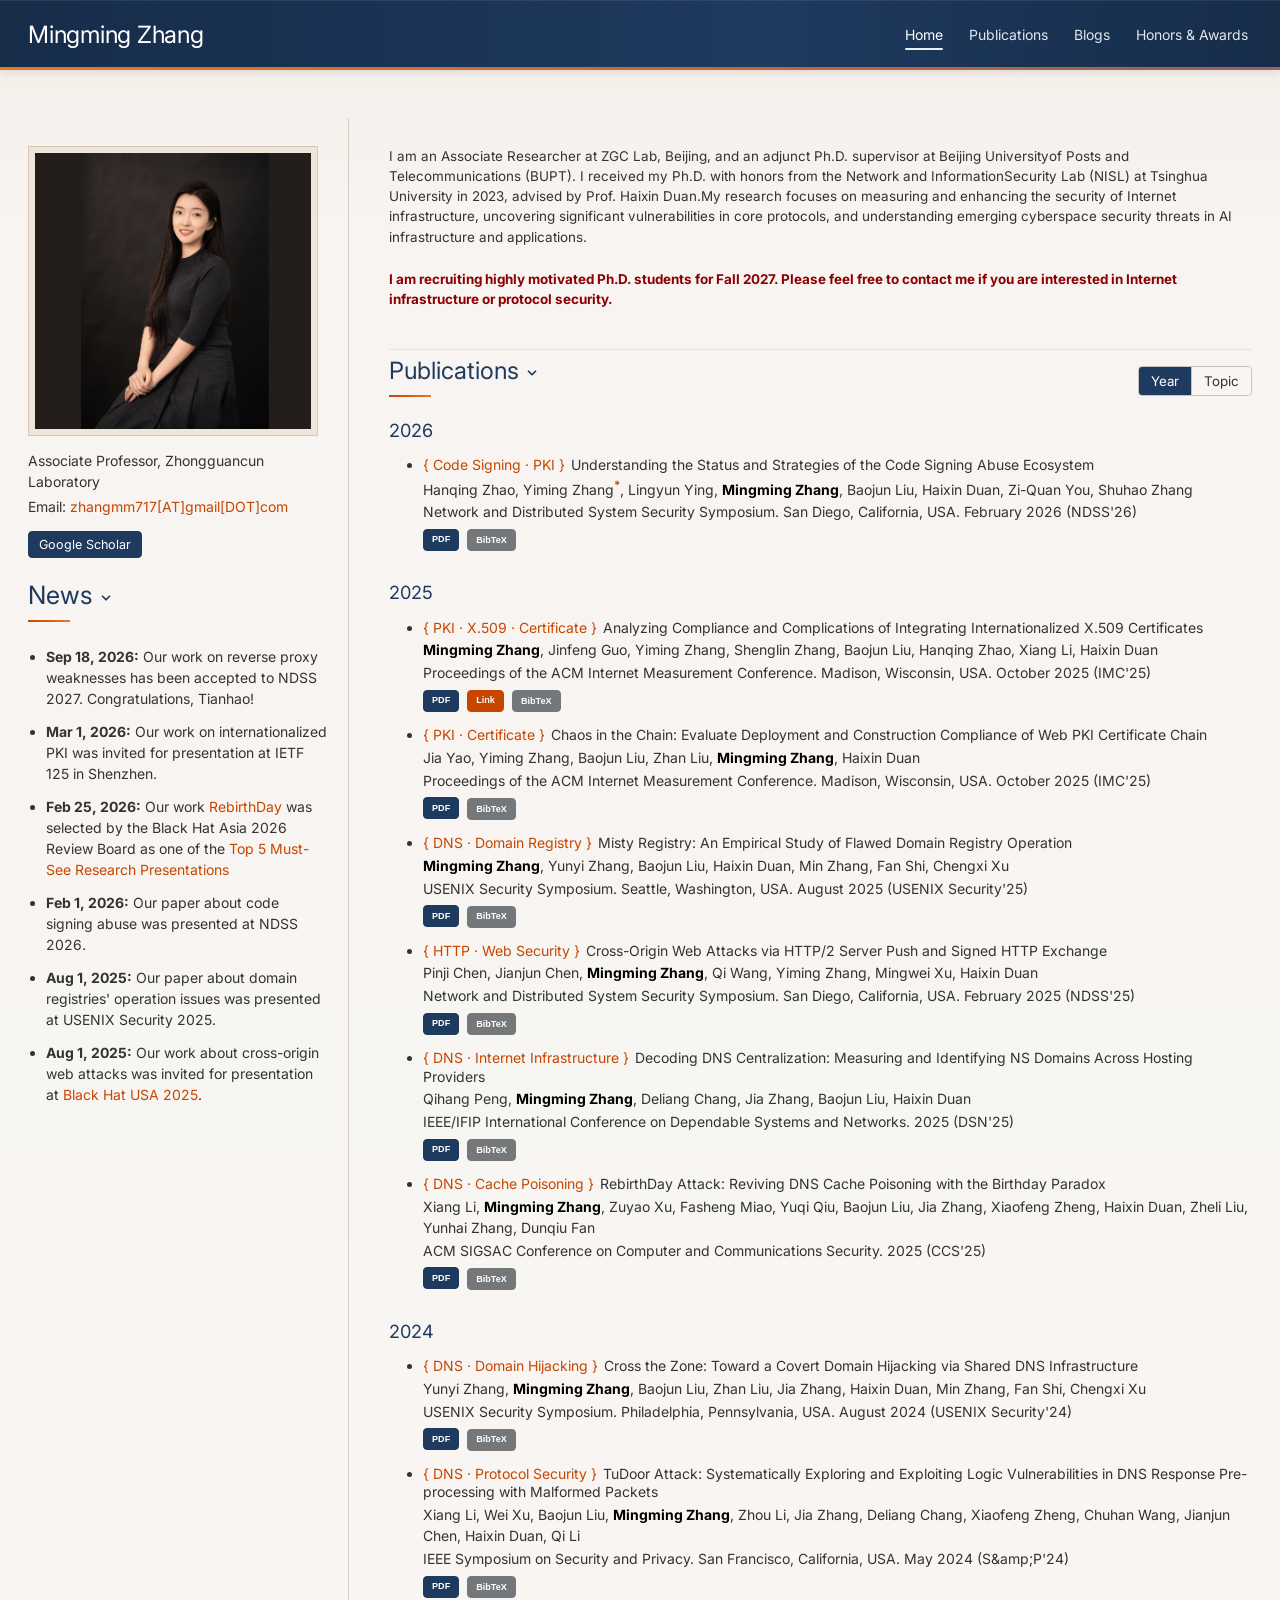
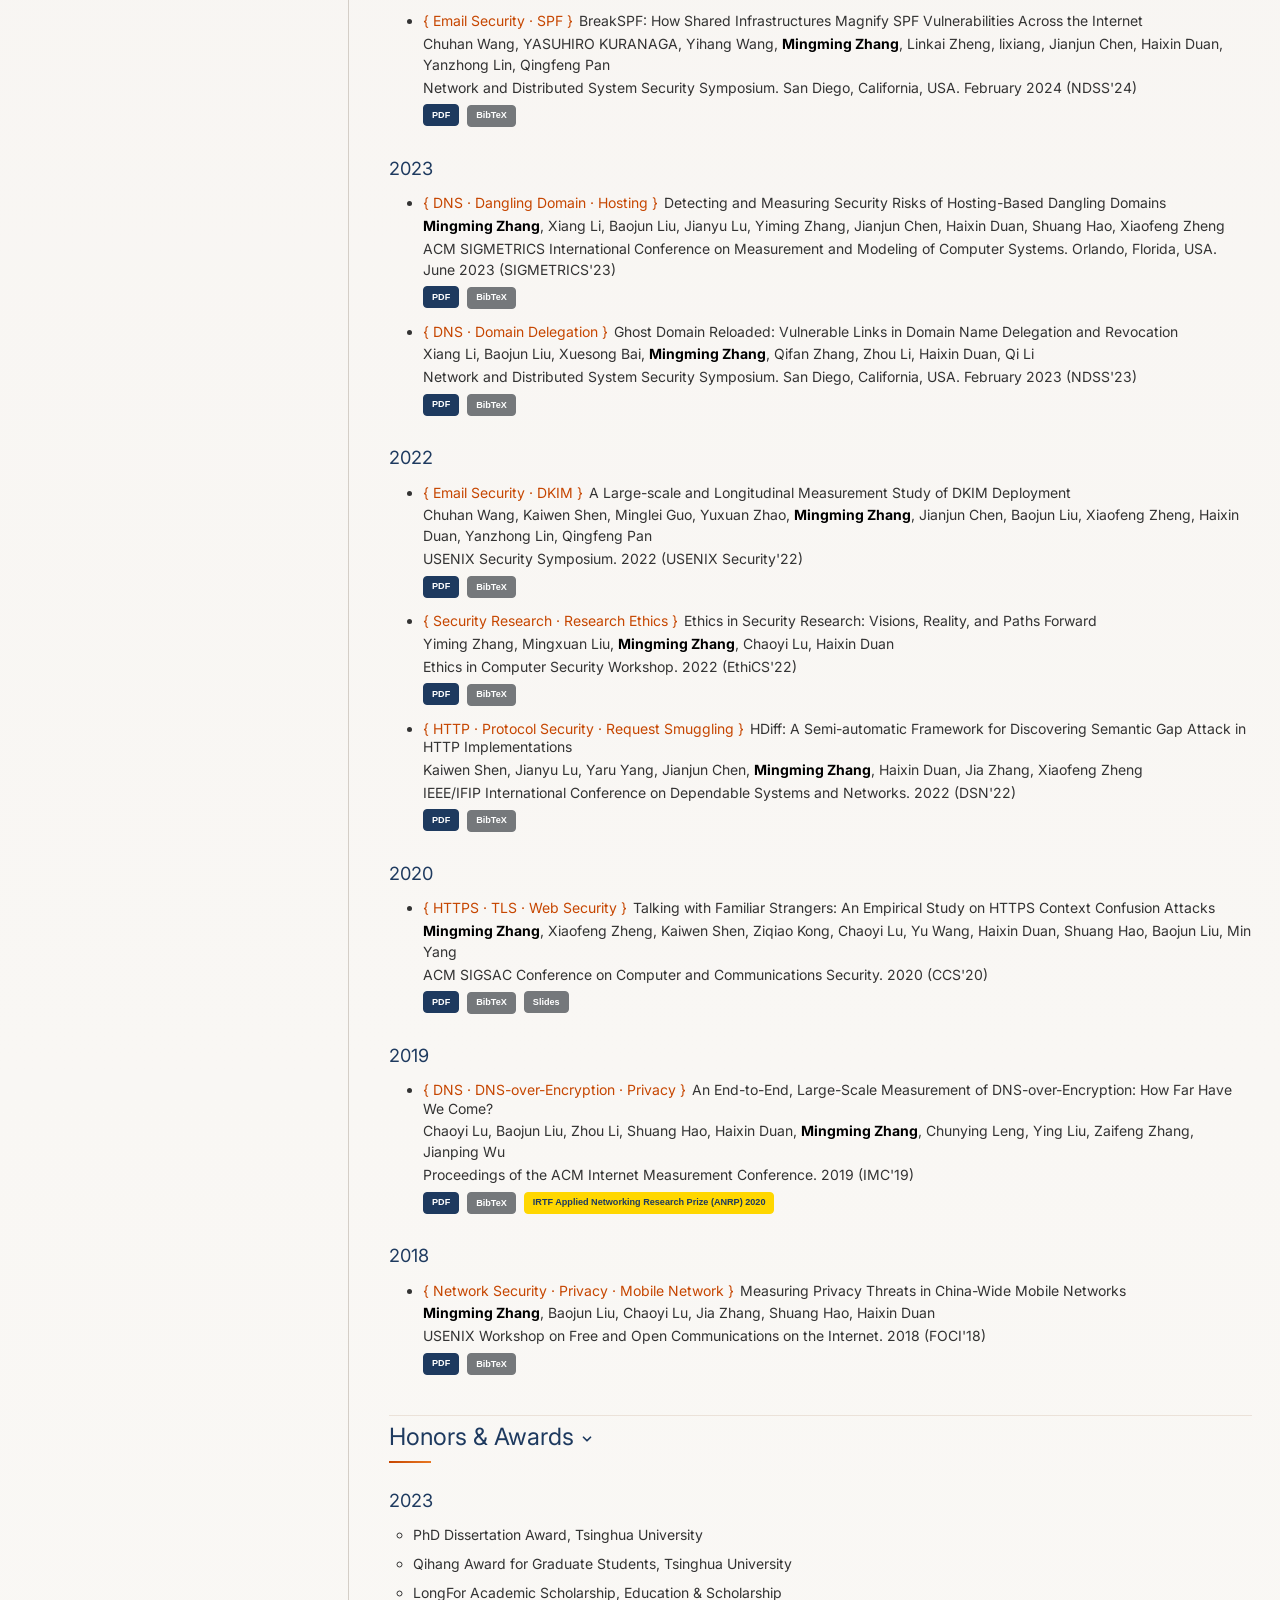
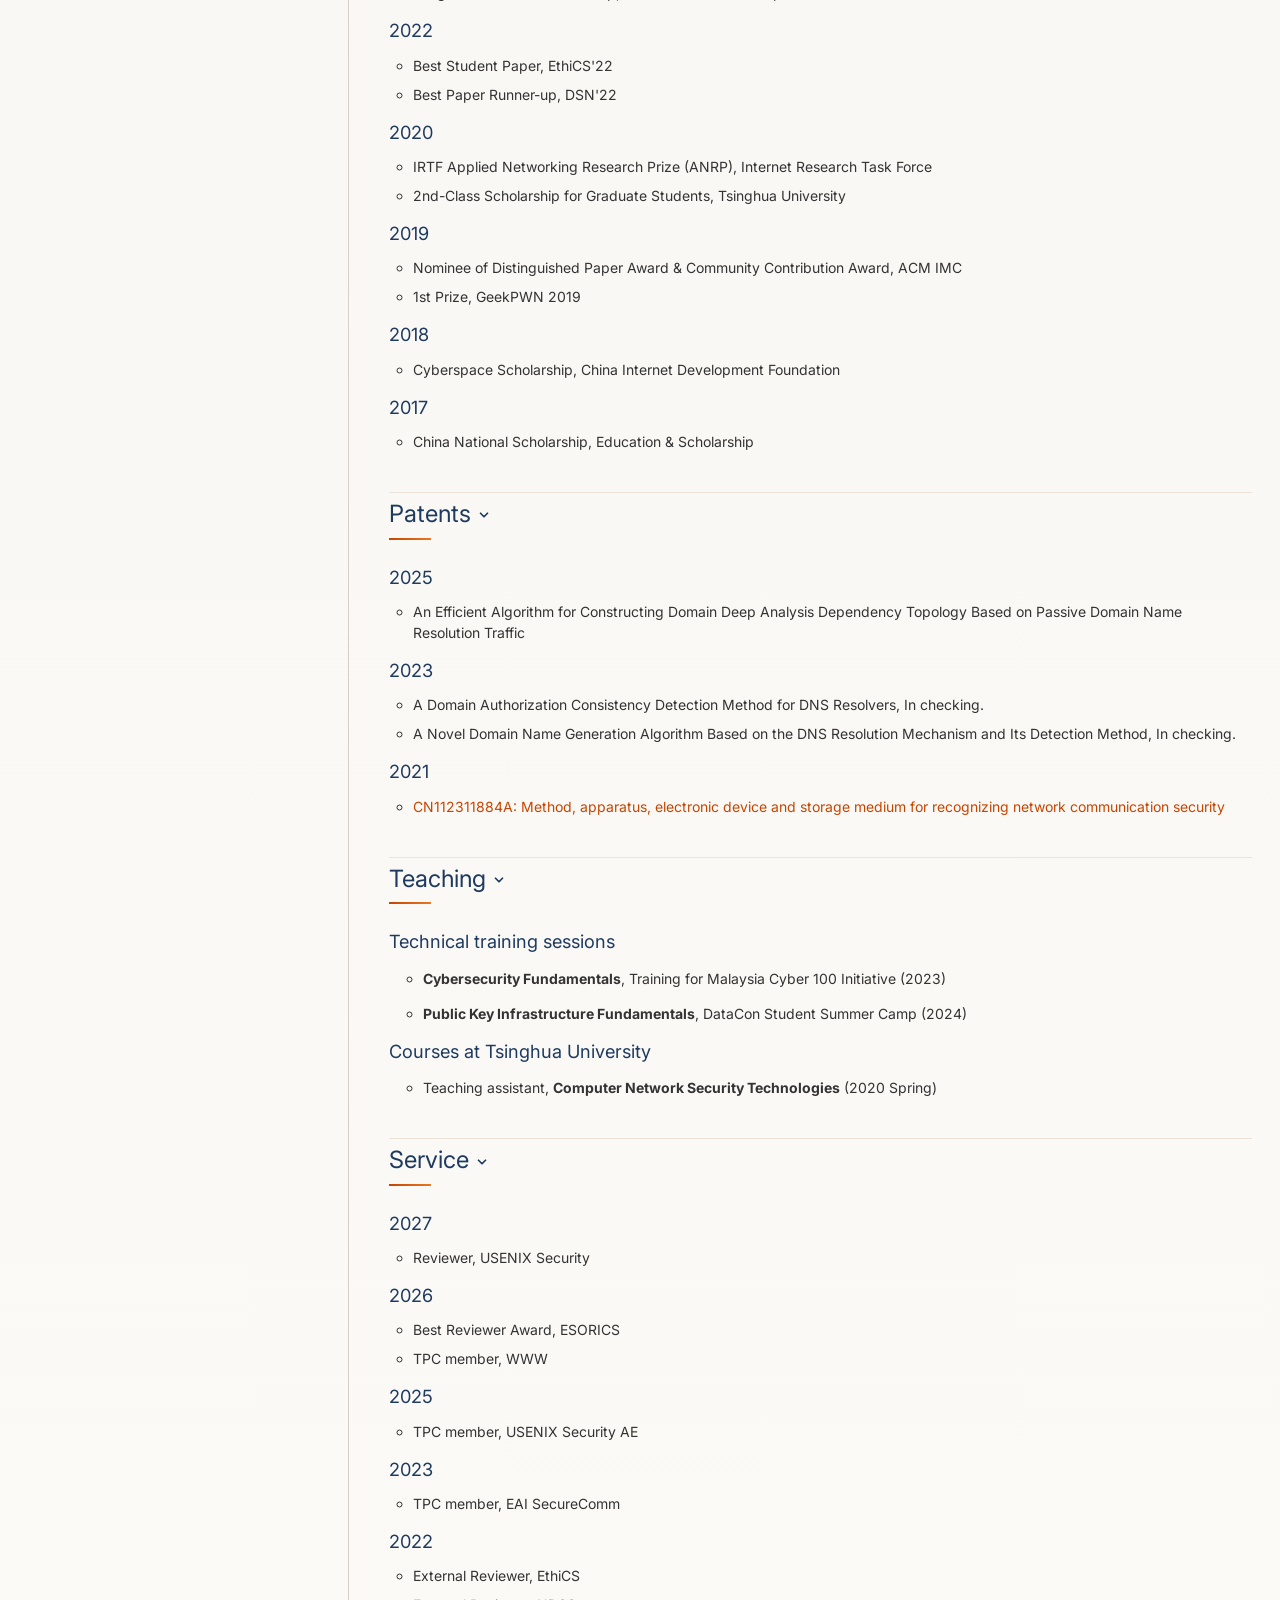
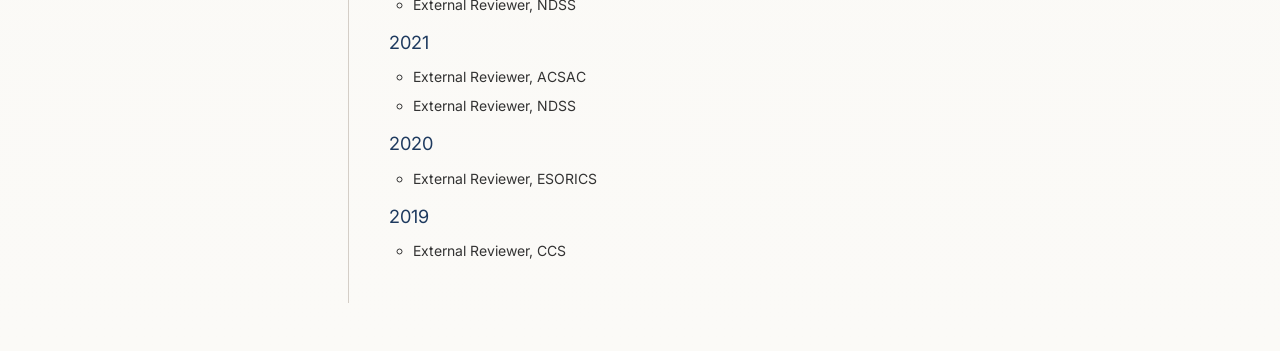
<file: index.html>
<!doctype html>
<html lang="en">

<head>
  <meta charset="utf-8">
  <meta name="viewport" content="width=device-width, initial-scale=1">
  <title>Your Name</title>
  <meta name="description" content="Personal academic homepage.">
  <link rel="preconnect" href="https://fonts.googleapis.com">
  <link rel="preconnect" href="https://fonts.gstatic.com" crossorigin>
  <link href="https://fonts.googleapis.com/css2?family=Inter:wght@400;500;600;700&display=swap" rel="stylesheet">
  <link rel="stylesheet" href="styles.css">
  <script defer src="app.js"></script>
</head>

<body>
  <header class="topbar">
    <div class="wrap topbar-inner">
      <div class="brand">
        <a href="#home" id="brand-name">Your Name</a>
        <span id="brand-affiliation"></span>
      </div>
      <nav class="topnav" aria-label="Primary">
        <a href="#home">Home</a>
        <a href="#publications">Publications</a>
        <a href="blogs.html">Blogs</a>
        <a href="#honors">Honors &amp; Awards</a>
        <!-- <a href="#patents">Patents</a>
        <a href="#teaching">Teaching</a>
        <a href="#service">Service</a> -->
      </nav>
    </div>
  </header>

  <div class="wrap page">
    <aside class="sidebar">
      <img class="profile-photo" src="assets/profile.jpg" alt="Your Name portrait">

      <div class="contact-block">
        <p id="sidebar-title" class="contact-title"></p>
        <p id="sidebar-affiliation" class="contact-text"></p>
        <p class="contact-text">Email: <a id="sidebar-email" href="#"></a></p>
      </div>

      <div id="sidebar-links" class="button-row"></div>

      <section class="sidebar-section">
        <h2>News</h2>
        <ul id="sidebar-updates" class="news-list"></ul>
      </section>
    </aside>

    <main class="content">
      <section id="home" class="content-section">
        <div id="about-copy" class="about-copy"></div>
      </section>

      <section id="publications" class="content-section">
        <div class="section-heading-row">
          <h2 class="section-title section-title--compact">Publications</h2>
          <div class="view-toggle" id="publication-toggle" aria-label="Publication grouping">
            <button type="button" data-mode="year" class="is-active">Year</button>
            <button type="button" data-mode="topic">Topic</button>
          </div>
        </div>
        <div id="publications-content"></div>
      </section>

      <section id="honors" class="content-section">
        <h2 class="section-title">Honors &amp; Awards</h2>
        <ul id="honors-list" class="simple-list"></ul>
      </section>

      <section id="patents" class="content-section">
        <h2 class="section-title">Patents</h2>
        <ul id="patents-list" class="simple-list"></ul>
      </section>

      <section id="teaching" class="content-section">
        <h2 class="section-title">Teaching</h2>
        <ul id="teaching-list" class="simple-list"></ul>
      </section>

      <section id="service" class="content-section">
        <h2 class="section-title">Service</h2>
        <ul id="service-list" class="simple-list"></ul>
      </section>
    </main>
  </div>
</body>

</html>
</file>
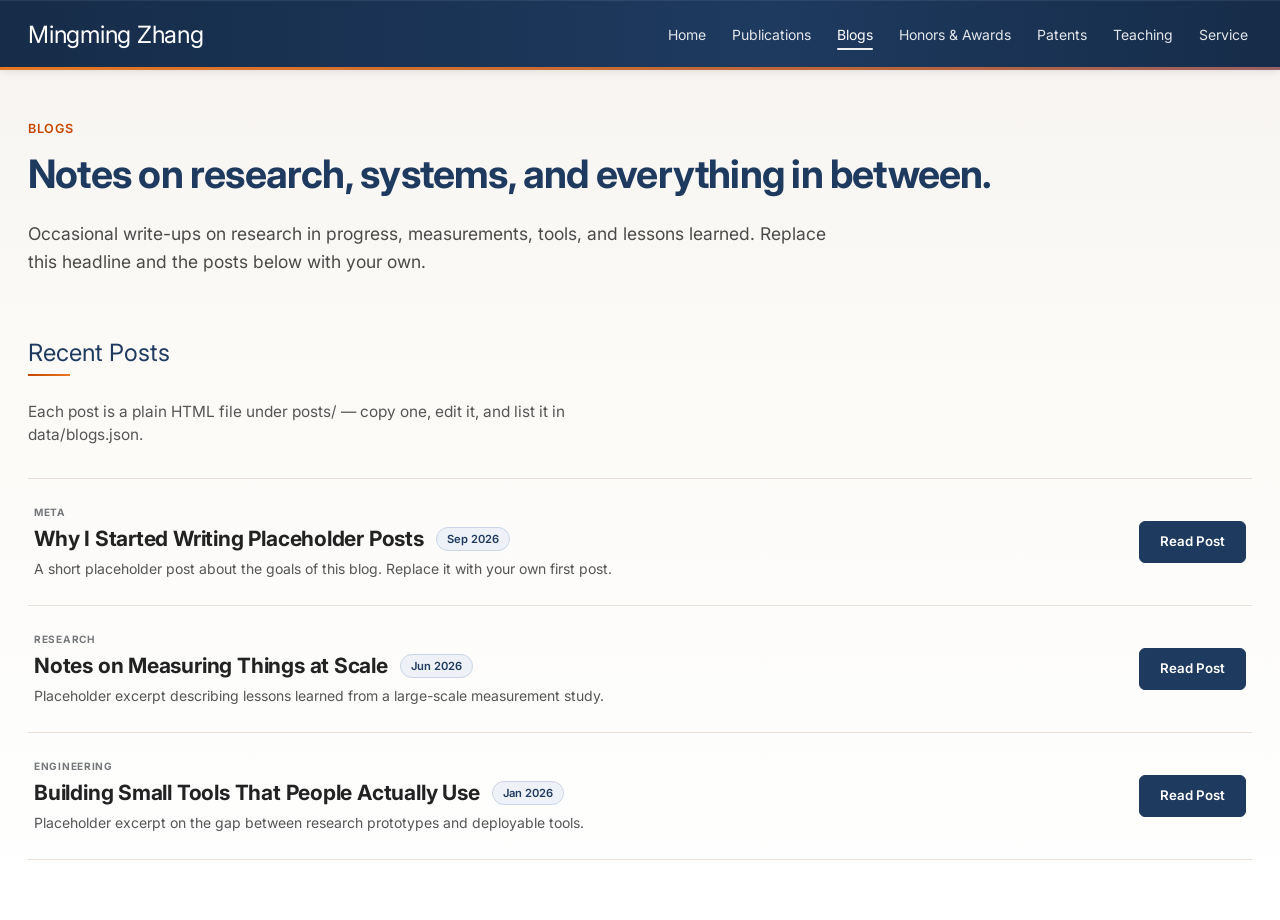
<file: blogs.html>
<!doctype html>
<html lang="en">

<head>
  <meta charset="utf-8">
  <meta name="viewport" content="width=device-width, initial-scale=1">
  <title>Blogs</title>
  <meta name="description" content="Blog posts.">
  <link rel="preconnect" href="https://fonts.googleapis.com">
  <link rel="preconnect" href="https://fonts.gstatic.com" crossorigin>
  <link href="https://fonts.googleapis.com/css2?family=Inter:wght@400;500;600;700;800&display=swap" rel="stylesheet">
  <link rel="stylesheet" href="styles.css">
  <script defer src="app.js"></script>
</head>

<body class="page-blogs">
  <header class="topbar">
    <div class="wrap topbar-inner">
      <div class="brand">
        <a href="index.html" id="brand-name">Your Name</a>
      </div>
      <nav class="topnav" aria-label="Primary">
        <a href="index.html">Home</a>
        <a href="index.html#publications">Publications</a>
        <a href="blogs.html" class="is-current" aria-current="page">Blogs</a>
        <a href="index.html#honors">Honors &amp; Awards</a>
        <a href="index.html#patents">Patents</a>
        <a href="index.html#teaching">Teaching</a>
        <a href="index.html#service">Service</a>
      </nav>
    </div>
  </header>

  <main class="blogs-shell">
    <section class="wrap blogs-hero" aria-labelledby="blogs-title">
      <div class="blogs-hero__copy">
        <p class="blogs-eyebrow">Blogs</p>
        <h1 id="blogs-title">Notes on research, systems, and everything in between.</h1>
        <p class="blogs-lead">
          Occasional write-ups on research in progress, measurements, tools, and lessons learned.
          Replace this headline and the posts below with your own.
        </p>
      </div>
    </section>

    <section class="wrap blogs-section" aria-labelledby="blogs-list-title">
      <div class="blogs-section__intro">
        <h2 id="blogs-list-title" class="section-title">Recent Posts</h2>
        <p>
          Each post is a plain HTML file under posts/ — copy one, edit it, and list it in data/blogs.json.
        </p>
      </div>

      <ul id="blogs-list" class="blogs-list"></ul>
    </section>
  </main>
</body>

</html>
</file>
<file: styles.css>
:root {
  --primary: #1e3a5f;
  --primary-dark: #162c49;
  --primary-tint: #eef2f8;
  --primary-tint-border: #c9d6e8;
  --accent: #c64600;
  --accent-fill: #e87722;
  --stone: #75787b;
  --tag-talk: #5f7384;
  --recruiting: #8b0000;
  --text: #333333;
  --white: #ffffff;
}

html {
  scroll-behavior: smooth;
  font-size: 14px;
}

body {
  margin: 0;
  color: var(--text);
  background:
    linear-gradient(180deg, #f3ede6 0, #f7f4f1 210px, #fbfaf7 100%);
  font-family: "Inter", -apple-system, BlinkMacSystemFont, "Segoe UI", Roboto, Helvetica, Arial, sans-serif;
  font-size: 14px;
  line-height: 1.5;
}

a {
  color: var(--accent);
  text-decoration: none;
}

a:hover {
  text-decoration: underline;
}

img {
  display: block;
  max-width: 100%;
}

.wrap {
  width: min(1290px, calc(100% - 56px));
  margin: 0 auto;
}

.topbar {
  position: fixed;
  top: 0;
  left: 0;
  right: 0;
  z-index: 1000;
  background: linear-gradient(90deg, var(--primary-dark) 0%, var(--primary) 60%, var(--primary-dark) 100%);
  box-shadow:
    inset 0 1px 0 rgba(255, 255, 255, 0.08),
    0 2px 8px rgba(35, 18, 22, 0.1);
}

.topbar::after {
  content: "";
  position: absolute;
  left: 0;
  right: 0;
  bottom: 0;
  height: 3px;
  background: linear-gradient(90deg, var(--accent-fill) 0%, #cf6f32 35%, #b9643b 70%, #996163 100%);
}

.topbar-inner {
  display: flex;
  align-items: center;
  justify-content: space-between;
  gap: 32px;
  min-height: 70px;
}

.brand {
  display: flex;
  align-items: center;
  gap: 18px;
  min-width: 0;
}

.brand a {
  color: var(--white);
  font-family: inherit;
  font-size: 1.7rem;
  letter-spacing: -0.01em;
  line-height: 1;
  text-decoration: none;
}

.brand span {
  color: var(--white);
  font-family: inherit;
  font-size: 0.98rem;
  letter-spacing: 0;
  opacity: 0.9;
  white-space: nowrap;
}

.topnav {
  display: flex;
  flex-wrap: wrap;
  justify-content: flex-end;
  gap: 18px;
}

.topnav a {
  color: var(--white);
  font-family: inherit;
  font-size: 1rem;
  letter-spacing: 0;
  line-height: 1;
  padding: 9px 4px;
  opacity: 0.88;
  text-decoration: none;
}

.topnav a:hover {
  opacity: 1;
  text-decoration: none;
}

.topnav a.is-current {
  opacity: 1;
  position: relative;
}

.topnav a.is-current::after {
  content: "";
  position: absolute;
  left: 4px;
  right: 4px;
  bottom: 1px;
  height: 2px;
  border-radius: 999px;
  background: rgba(255, 255, 255, 0.92);
}

.page {
  display: grid;
  grid-template-columns: 320px minmax(0, 1fr);
  gap: 0;
  padding: 118px 0 48px;
}

.sidebar {
  padding: 28px 20px 28px 0;
}

.content {
  min-width: 0;
  padding: 28px 0 28px 40px;
  border-left: 1px solid #d4cec7;
}

.profile-photo {
  width: 100%;
  max-width: 290px;
  margin-bottom: 14px;
  padding: 6px;
  border: 1px solid #d7c8ba;
  background: #efe5da;
  box-sizing: border-box;
}

.contact-block {
  margin-bottom: 14px;
}

.contact-title {
  margin: 0 0 6px;
  font-weight: normal;
}

.contact-text {
  margin: 0 0 4px;
}

.button-row {
  display: flex;
  flex-wrap: wrap;
  gap: 8px;
  margin: 12px 0 22px;
}

.button-row a {
  display: inline-block;
  padding: 5px 10px;
  border: 1px solid var(--primary);
  border-radius: 4px;
  background: var(--primary);
  color: var(--white);
  font-size: 0.9rem;
  line-height: 1.2;
  text-decoration: none;
}

.pub-tag,
.pub-tag-summary {
  display: inline-flex;
  align-items: center;
  justify-content: center;
  min-height: 22px;
  padding: 2px 8px;
  border: 1px solid var(--primary);
  border-radius: 4px;
  background: var(--primary);
  color: var(--white);
  font-family: "Helvetica Neue", Helvetica, Arial, sans-serif;
  font-size: 0.65rem;
  font-weight: 600;
  line-height: 1;
  vertical-align: middle;
  box-sizing: border-box;
  text-decoration: none;
  white-space: nowrap;
}

.button-row a:hover,
.pub-tag:hover,
.pub-tag-summary:hover {
  background: var(--primary-dark);
  text-decoration: none;
}

.pub-tag--orange,
.pub-tag-summary.pub-tag--orange {
  border-color: var(--accent);
  background: var(--accent);
}

.pub-tag--stone,
.pub-tag-summary.pub-tag--stone {
  border-color: var(--stone);
  background: var(--stone);
}

.pub-tag--talk,
.pub-tag-summary.pub-tag--talk {
  border-color: var(--tag-talk);
  background: var(--tag-talk);
}

.pub-tag--award,
.pub-tag-summary.pub-tag--award {
  border-color: #ffd700;
  background: #ffd700;
  color: var(--primary);
  box-shadow: none;
}

.sidebar-section {
  margin-top: 24px;
}

.sidebar-section h2,
.section-title {
  margin: 0 0 16px;
  font-family: inherit;
  font-weight: normal;
  line-height: 1.1;
  color: var(--primary);
  letter-spacing: 0;
  position: relative;
  display: inline-block;
  padding-bottom: 8px;
}

.sidebar-section h2::after,
.section-title::after {
  content: "";
  display: block;
  width: 42px;
  height: 2px;
  margin-top: 8px;
  background: linear-gradient(90deg, var(--accent) 0%, var(--accent-fill) 100%);
}

.sidebar-section h2 {
  font-size: 1.8rem;
}

.section-title {
  font-size: 1.7rem;
}

.section-title--compact {
  margin-bottom: 0;
}

.section-heading-row {
  display: flex;
  align-items: center;
  justify-content: space-between;
  gap: 16px;
  margin-bottom: 12px;
}

.view-toggle {
  display: inline-flex;
  border: 1px solid #c9c2bb;
  border-radius: 4px;
  overflow: hidden;
}

.view-toggle button {
  border: 0;
  border-right: 1px solid #c9c2bb;
  background: #f8f5f2;
  color: var(--text);
  padding: 6px 12px;
  font-family: inherit;
  font-size: 0.95rem;
  cursor: pointer;
}

.view-toggle button:last-child {
  border-right: 0;
}

.view-toggle button.is-active {
  background: var(--primary);
  color: var(--white);
}

.news-list,
.simple-list,
.year-publication-list {
  margin: 0;
  padding-left: 34px;
}

.news-list {
  padding-left: 18px;
}

.news-list li {
  margin-bottom: 12px;
}

.content-section+.content-section {
  margin-top: 40px;
  padding-top: 8px;
  border-top: 1px solid #ebe2d9;
}

.about-copy p {
  margin: 0 0 22px;
  font-size: 0.96rem;
  line-height: 1.5;
}

.recruiting-note {
  color: var(--recruiting);
  font-weight: 700;
}

.year-publication-list li {
  margin-bottom: 12px;
}

.publication-title-line {
  line-height: 1.32;
}

.publication-title {
  font-weight: normal;
}

.publication-topic-inline {
  color: var(--accent);
  font-weight: normal;
  margin-right: 6px;
}

.publication-authors,
.publication-venue,
.publication-extra {
  margin-top: 2px;
}

.pub-links {
  display: flex;
  flex-wrap: wrap;
  gap: 6px 8px;
  margin-top: 6px;
  align-items: center;
}

.pub-links details {
  display: inline-block;
}

.pub-links details summary {
  list-style: none;
  cursor: pointer;
}

.pub-links details[open] summary {
  margin-bottom: 6px;
}

.pub-links details summary::-webkit-details-marker {
  display: none;
}

.bibtex-pre {
  margin: 8px 0 0;
  padding: 10px 12px;
  border: 1px solid #c9c2bb;
  background: #fbf9f7;
  color: #222222;
  white-space: pre-wrap;
  font-size: 0.88rem;
  line-height: 1.35;
}

.simple-list li {
  margin-bottom: 14px;
}

.year-block {
  margin-bottom: 28px;
}

.publication-year {
  font-family: inherit;
  font-size: 1.3rem;
  margin: 0 0 10px;
  font-weight: normal;
  color: var(--primary);
}

.topic-heading {
  font-family: inherit;
  font-size: 1.3rem;
  margin: 0 0 10px;
  font-weight: normal;
  color: var(--primary);
}

.service-year {
  font-family: inherit;
  font-size: 1.3rem;
  margin: 0 0 10px;
  font-weight: normal;
  color: var(--primary);
}

.service-year-block {
  margin-bottom: 24px;
}

.teaching-group {
  margin-bottom: 24px;
}

.teaching-group>h3 {
  margin: 0 0 12px;
}

#service-list,
#honors-list,
#patents-list,
#teaching-list {
  list-style: none;
  padding-left: 0;
}

.service-year-block>ul {
  margin: 0;
  padding-left: 24px;
}

.service-year-block>ul>li {
  margin-bottom: 8px;
}

.content-section {
  scroll-margin-top: 110px;
}

strong.self-name {
  color: #000000;
}

.corresponding-marker {
  color: var(--accent);
  font-weight: 600;
}

@media (max-width: 1024px) {
  .page {
    grid-template-columns: 1fr;
  }

  .sidebar {
    padding-right: 0;
    padding-bottom: 12px;
  }

  .content {
    padding-left: 0;
    border-left: 0;
    border-top: 1px solid #cfcfcf;
    padding-top: 24px;
  }
}

@media (max-width: 760px) {
  html {
    font-size: 14px;
  }

  body {
    font-size: 14px;
  }

  .wrap {
    width: min(100% - 24px, 1290px);
  }

  .topbar-inner {
    align-items: flex-start;
    flex-direction: column;
    padding: 14px 0;
    min-height: unset;
  }

  .brand {
    align-items: flex-start;
    flex-direction: column;
    gap: 6px;
  }

  .brand a {
    font-size: 1.75rem;
  }

  .topnav {
    gap: 10px;
  }

  .sidebar-section h2,
  .section-title {
    font-size: 1.5rem;
  }

  .section-heading-row {
    align-items: flex-start;
    flex-direction: column;
  }
}

.collapsible-heading {
  cursor: pointer;
  user-select: none;
}

.collapsible-heading:hover {
  opacity: 0.8;
}

.collapse-icon {
  display: inline-block;
  transition: transform 0.2s ease;
  vertical-align: middle;
  margin-bottom: 2px;
}

.is-collapsed .collapse-icon {
  transform: rotate(-90deg);
}

.is-collapsed>*:not(h2):not(.section-heading-row) {
  display: none !important;
}

/* Blogs Page specific styles */

.page-blogs {
  background: linear-gradient(180deg, #f7f4f1 0, #fbfaf7 350px, #ffffff 100%);
}

.blogs-shell {
  padding: 120px 0 60px;
}

.blogs-hero {
  display: flex;
  gap: 48px;
  align-items: flex-start;
  margin-bottom: 64px;
}

.blogs-hero__copy {
  flex: 1;
}

.blogs-eyebrow {
  color: var(--accent);
  font-weight: 600;
  text-transform: uppercase;
  letter-spacing: 0.05em;
  font-size: 0.9rem;
  margin: 0 0 12px;
}

#blogs-title {
  font-size: 2.8rem;
  line-height: 1.15;
  color: var(--primary);
  margin: 0 0 24px;
  font-weight: 700;
  letter-spacing: -0.02em;
}

.blogs-lead {
  font-size: 1.25rem;
  color: #4a4a4a;
  line-height: 1.6;
  max-width: 800px;
  margin: 0;
}

.blogs-section__intro {
  margin-bottom: 32px;
}

.blogs-section__intro p {
  font-size: 1.1rem;
  color: #555555;
  max-width: 600px;
  margin: 0;
  line-height: 1.5;
}

.blogs-list {
  list-style: none;
  margin: 0;
  padding: 0;
  border-top: 1px solid #e6e0d9;
}

.blog-row {
  display: flex;
  align-items: center;
  justify-content: space-between;
  gap: 32px;
  padding: 26px 6px;
  border-bottom: 1px solid #e6e0d9;
  transition: background 0.2s ease;
}

.blog-row:hover {
  background: color-mix(in srgb, var(--primary) 3%, transparent);
}

.blog-row__main {
  min-width: 0;
}

.blog-row__eyebrow {
  font-size: 0.72rem;
  font-weight: 700;
  color: var(--stone);
  text-transform: uppercase;
  letter-spacing: 0.07em;
  margin: 0 0 6px;
}

.blog-row__heading {
  display: flex;
  align-items: center;
  flex-wrap: wrap;
  gap: 12px;
  margin-bottom: 6px;
}

.blog-row__heading h3 {
  font-size: 1.5rem;
  line-height: 1.2;
  margin: 0;
  color: #222222;
  font-weight: 700;
  letter-spacing: -0.01em;
}

.lead-badge {
  display: inline-block;
  font-size: 0.8rem;
  font-weight: 600;
  color: var(--primary);
  background: var(--primary-tint);
  padding: 3px 10px;
  border-radius: 999px;
  margin-top: 4px;
  border: 1px solid var(--primary-tint-border);
}

.blog-row__heading .lead-badge {
  margin-top: 0;
}

.blog-row__desc {
  font-size: 1rem;
  color: #555555;
  line-height: 1.55;
  margin: 0;
  max-width: 72ch;
}

.blog-row__actions {
  display: flex;
  align-items: center;
  gap: 10px;
  flex-shrink: 0;
}

.blog-row__actions .pub-tag {
  padding: 10px 16px;
  border-radius: 6px;
  font-family: inherit;
  font-size: 0.9rem;
  line-height: 1.5;
  transition: background 0.2s ease, transform 0.2s ease;
}

.blog-row__actions .pub-tag:hover {
  transform: translateY(-1px);
}

.project-button {
  display: inline-flex;
  align-items: center;
  justify-content: center;
  min-height: 22px;
  padding: 10px 20px;
  background: var(--primary);
  color: #ffffff;
  font-weight: 600;
  border-radius: 6px;
  border: 1px solid var(--primary);
  box-sizing: border-box;
  text-decoration: none;
  font-family: inherit;
  font-size: 0.95rem;
  line-height: 1.5;
  transition: background 0.2s ease, transform 0.2s ease;
}

.project-button:hover {
  background: var(--primary-dark);
  color: #ffffff;
  text-decoration: none;
  transform: translateY(-1px);
}

@media (max-width: 900px) {
  .blogs-hero {
    flex-direction: column;
    gap: 32px;
  }

  #blogs-title {
    font-size: 2.2rem;
  }
}

@media (max-width: 680px) {
  .blog-row {
    flex-direction: column;
    align-items: flex-start;
    gap: 16px;
  }

  .blog-row__actions {
    flex-wrap: wrap;
  }
}

/* Post pages (posts/*.html) */

.page-post {
  background: linear-gradient(180deg, #f7f4f1 0, #fbfaf7 350px, #ffffff 100%);
}

.post-shell {
  padding: 120px 0 60px;
}

.post {
  max-width: 800px;
}

.post-header {
  margin-bottom: 36px;
}

.post-meta {
  color: var(--stone);
  font-size: 0.9rem;
  text-transform: uppercase;
  letter-spacing: 0.05em;
  margin: 0 0 12px;
}

#post-title {
  font-size: 2.4rem;
  line-height: 1.15;
  color: var(--primary);
  margin: 0;
  font-weight: 700;
  letter-spacing: -0.02em;
}

.post-body {
  font-size: 1.05rem;
  line-height: 1.7;
  color: #3d3d3d;
}

.post-body p {
  margin: 0 0 18px;
}

.post-body h2 {
  margin: 34px 0 14px;
  font-size: 1.5rem;
  font-weight: 700;
  color: var(--primary);
  letter-spacing: -0.01em;
}

.post-body ul,
.post-body ol {
  margin: 0 0 18px;
  padding-left: 26px;
}

.post-body li {
  margin-bottom: 8px;
}

.post-body code {
  padding: 2px 6px;
  border-radius: 4px;
  background: #f5f1ec;
  border: 1px solid #e6e0d9;
  font-size: 0.92em;
}

.post-body pre {
  margin: 0 0 18px;
  padding: 12px 14px;
  border: 1px solid #c9c2bb;
  background: #fbf9f7;
  overflow-x: auto;
  font-size: 0.9rem;
  line-height: 1.45;
}

.post-body pre code {
  padding: 0;
  border: 0;
  background: none;
}

.post-body blockquote {
  margin: 0 0 18px;
  padding: 4px 0 4px 16px;
  border-left: 3px solid var(--accent-fill);
  color: #555555;
}

.post-body img {
  border-radius: 4px;
  margin: 6px 0 18px;
}

@media (max-width: 760px) {
  #post-title {
    font-size: 1.9rem;
  }
}
</file>
